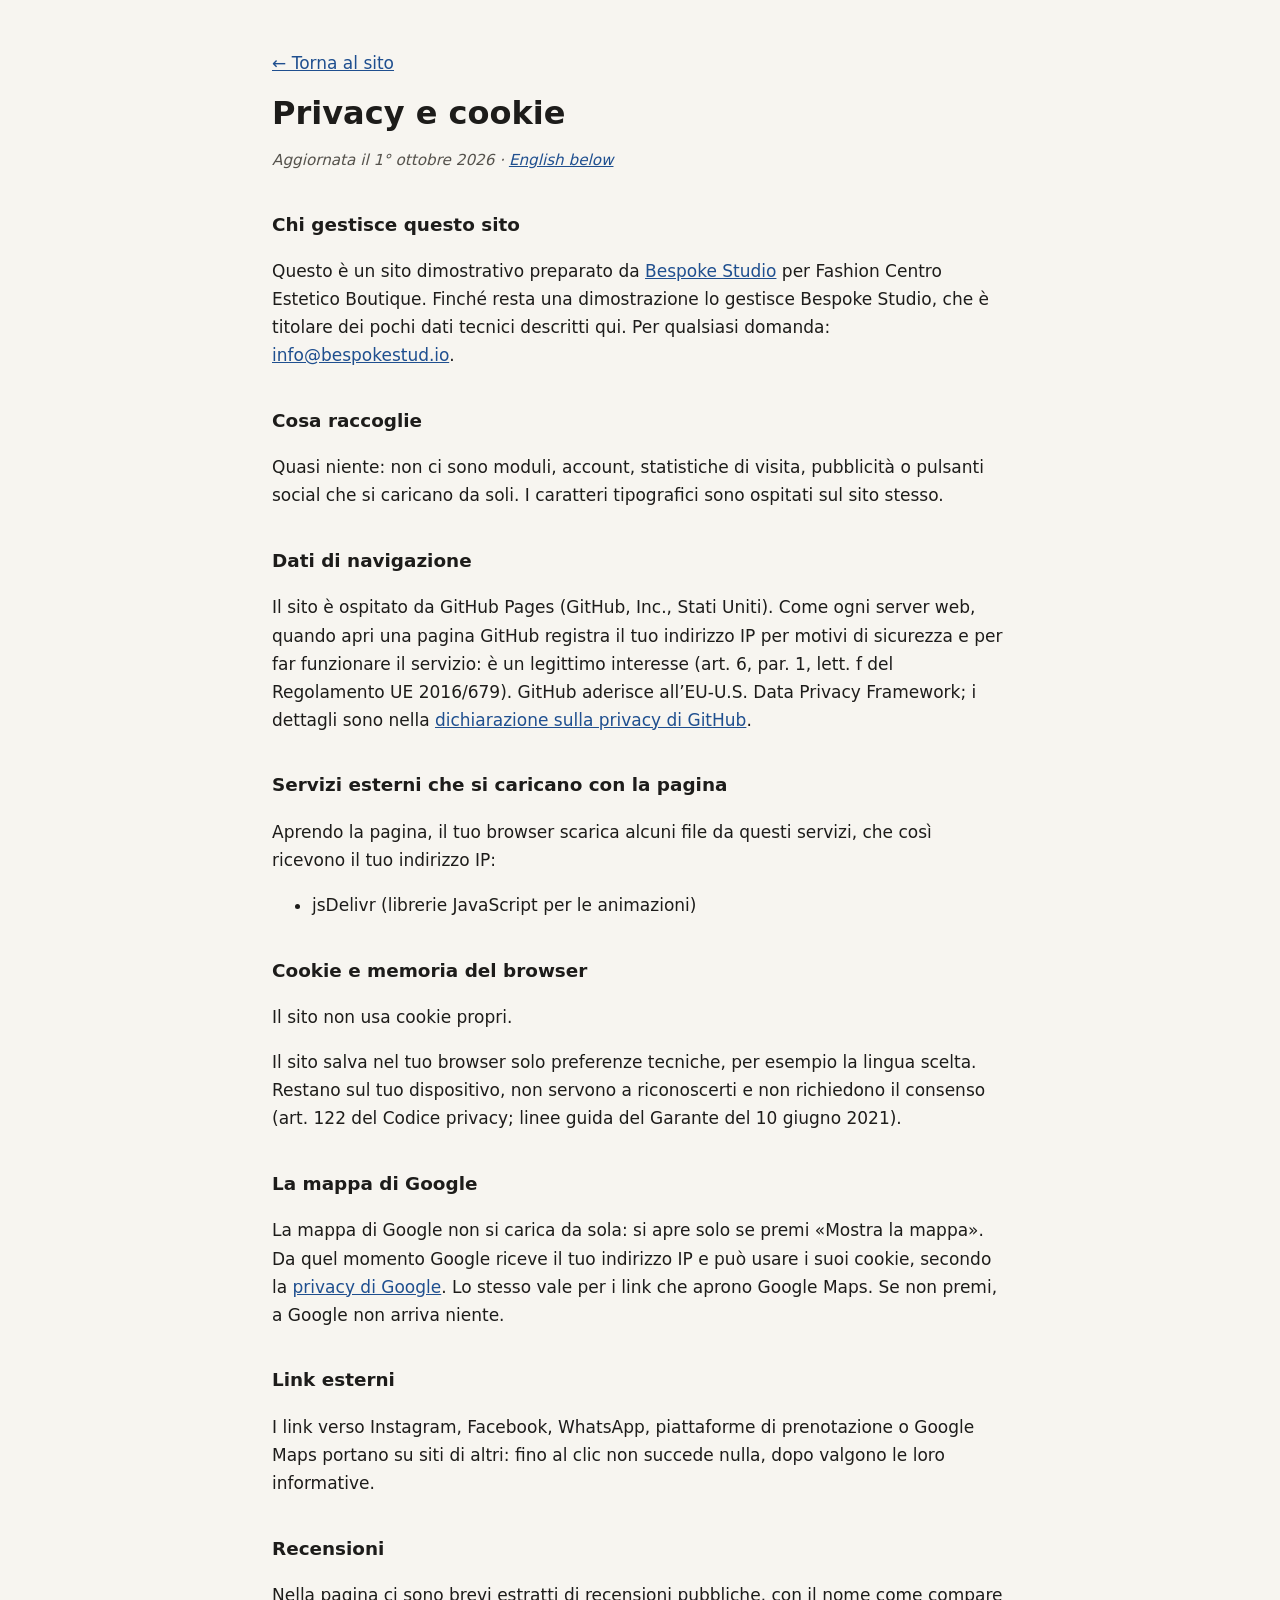
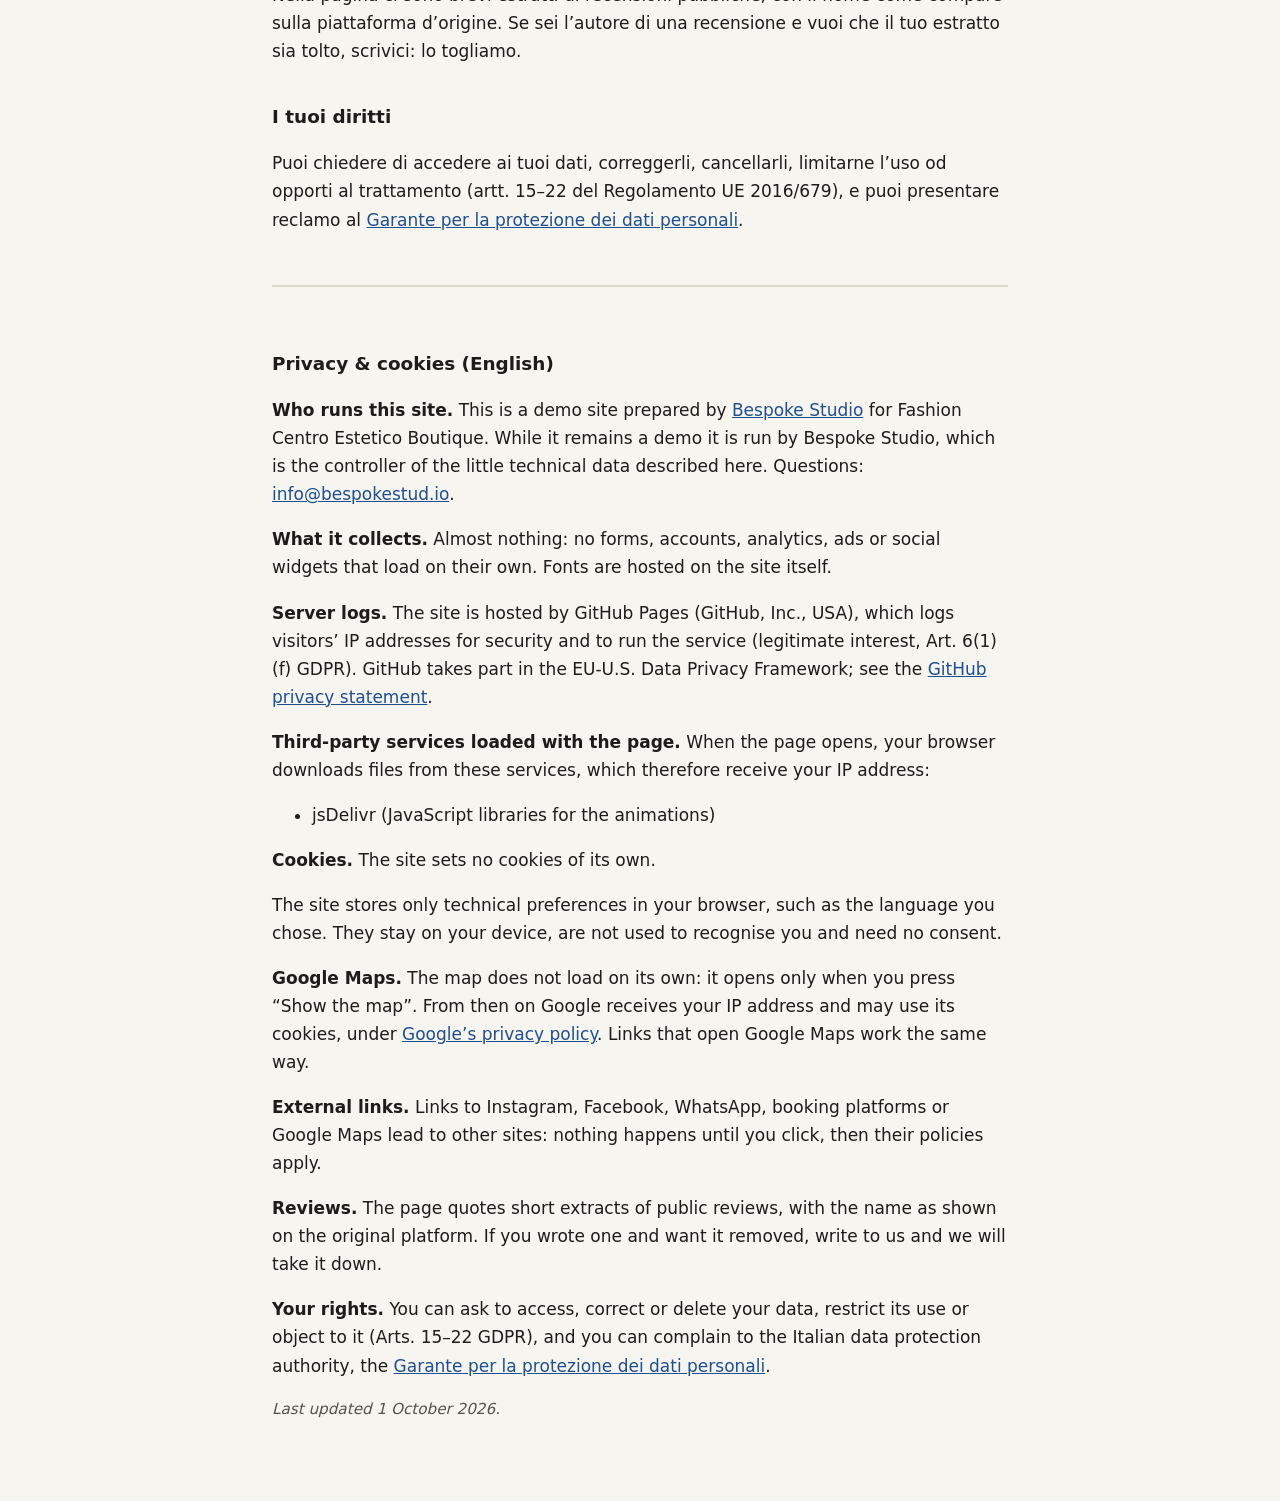
<file: privacy.html>
<!DOCTYPE html>
<html lang="it">
<head>
  <meta charset="UTF-8">
  <meta name="viewport" content="width=device-width, initial-scale=1.0">
  <meta name="robots" content="noindex">
  <title>Privacy e cookie · Fashion Centro Estetico Boutique</title>
  <meta name="description" content="Informativa privacy e cookie del sito Fashion Centro Estetico Boutique.">
  <style>
    body { margin: 0; background: #f7f5f0; color: #1d1c1a; font: 17px/1.65 system-ui, -apple-system, "Segoe UI", Roboto, sans-serif; }
    main { max-width: 46rem; margin: 0 auto; padding: 32px 20px 64px; }
    h1 { font-size: 2rem; line-height: 1.2; margin: 0.4em 0 0.2em; }
    h2 { font-size: 1.15rem; margin: 2em 0 0.4em; }
    a { color: #1f4f8f; }
    .data { color: #55524c; font-style: italic; font-size: 0.95rem; }
    .en { margin-top: 3em; padding-top: 1.5em; border-top: 2px solid #ddd8cc; }
    code { font-size: 0.9em; background: #ebe7dc; padding: 0 4px; border-radius: 3px; }
  </style>
</head>
<body>
<main>
  <p><a href="index.html">← Torna al sito</a></p>
  <h1>Privacy e cookie</h1>
  <p class="data">Aggiornata il 1° ottobre 2026 · <a href="#english" lang="en">English below</a></p>
  <h2>Chi gestisce questo sito</h2>
  <p>Questo è un sito dimostrativo preparato da <a href="https://bespokestud.io" rel="noopener">Bespoke Studio</a> per Fashion Centro Estetico Boutique. Finché resta una dimostrazione lo gestisce Bespoke Studio, che è titolare dei pochi dati tecnici descritti qui. Per qualsiasi domanda: <a href="mailto:info@bespokestud.io">info@bespokestud.io</a>.</p>
  <h2>Cosa raccoglie</h2>
  <p>Quasi niente: non ci sono moduli, account, statistiche di visita, pubblicità o pulsanti social che si caricano da soli. I caratteri tipografici sono ospitati sul sito stesso.</p>
  <h2>Dati di navigazione</h2>
  <p>Il sito è ospitato da GitHub Pages (GitHub, Inc., Stati Uniti). Come ogni server web, quando apri una pagina GitHub registra il tuo indirizzo IP per motivi di sicurezza e per far funzionare il servizio: è un legittimo interesse (art. 6, par. 1, lett. f del Regolamento UE 2016/679). GitHub aderisce all’EU-U.S. Data Privacy Framework; i dettagli sono nella <a href="https://docs.github.com/site-policy/privacy-policies/github-general-privacy-statement" rel="noopener">dichiarazione sulla privacy di GitHub</a>.</p>
  <h2>Servizi esterni che si caricano con la pagina</h2>
  <p>Aprendo la pagina, il tuo browser scarica alcuni file da questi servizi, che così ricevono il tuo indirizzo IP:</p>
  <ul><li>jsDelivr (librerie JavaScript per le animazioni)</li></ul>
  <h2>Cookie e memoria del browser</h2>
  <p>Il sito non usa cookie propri.</p>
  <p>Il sito salva nel tuo browser solo preferenze tecniche, per esempio la lingua scelta. Restano sul tuo dispositivo, non servono a riconoscerti e non richiedono il consenso (art. 122 del Codice privacy; linee guida del Garante del 10 giugno 2021).</p>
  <h2>La mappa di Google</h2>
  <p>La mappa di Google non si carica da sola: si apre solo se premi «Mostra la mappa». Da quel momento Google riceve il tuo indirizzo IP e può usare i suoi cookie, secondo la <a href="https://policies.google.com/privacy?hl=it" rel="noopener">privacy di Google</a>. Lo stesso vale per i link che aprono Google Maps. Se non premi, a Google non arriva niente.</p>
  <h2>Link esterni</h2>
  <p>I link verso Instagram, Facebook, WhatsApp, piattaforme di prenotazione o Google Maps portano su siti di altri: fino al clic non succede nulla, dopo valgono le loro informative.</p>
  <h2>Recensioni</h2>
  <p>Nella pagina ci sono brevi estratti di recensioni pubbliche, con il nome come compare sulla piattaforma d’origine. Se sei l’autore di una recensione e vuoi che il tuo estratto sia tolto, scrivici: lo togliamo.</p>
  <h2>I tuoi diritti</h2>
  <p>Puoi chiedere di accedere ai tuoi dati, correggerli, cancellarli, limitarne l’uso od opporti al trattamento (artt. 15–22 del Regolamento UE 2016/679), e puoi presentare reclamo al <a href="https://www.garanteprivacy.it" rel="noopener">Garante per la protezione dei dati personali</a>.</p>
  <div class="en" id="english" lang="en">
    <h2>Privacy &amp; cookies (English)</h2>
    <p><strong>Who runs this site.</strong> This is a demo site prepared by <a href="https://bespokestud.io" rel="noopener">Bespoke Studio</a> for Fashion Centro Estetico Boutique. While it remains a demo it is run by Bespoke Studio, which is the controller of the little technical data described here. Questions: <a href="mailto:info@bespokestud.io">info@bespokestud.io</a>.</p>
    <p><strong>What it collects.</strong> Almost nothing: no forms, accounts, analytics, ads or social widgets that load on their own. Fonts are hosted on the site itself.</p>
    <p><strong>Server logs.</strong> The site is hosted by GitHub Pages (GitHub, Inc., USA), which logs visitors’ IP addresses for security and to run the service (legitimate interest, Art. 6(1)(f) GDPR). GitHub takes part in the EU-U.S. Data Privacy Framework; see the <a href="https://docs.github.com/site-policy/privacy-policies/github-general-privacy-statement" rel="noopener">GitHub privacy statement</a>.</p>
    <p><strong>Third-party services loaded with the page.</strong> When the page opens, your browser downloads files from these services, which therefore receive your IP address:</p><ul><li>jsDelivr (JavaScript libraries for the animations)</li></ul>
    <p><strong>Cookies.</strong> The site sets no cookies of its own.</p>
    <p>The site stores only technical preferences in your browser, such as the language you chose. They stay on your device, are not used to recognise you and need no consent.</p>
    <p><strong>Google Maps.</strong> The map does not load on its own: it opens only when you press “Show the map”. From then on Google receives your IP address and may use its cookies, under <a href="https://policies.google.com/privacy?hl=en" rel="noopener">Google’s privacy policy</a>. Links that open Google Maps work the same way.</p>
    <p><strong>External links.</strong> Links to Instagram, Facebook, WhatsApp, booking platforms or Google Maps lead to other sites: nothing happens until you click, then their policies apply.</p>
    <p><strong>Reviews.</strong> The page quotes short extracts of public reviews, with the name as shown on the original platform. If you wrote one and want it removed, write to us and we will take it down.</p>
    <p><strong>Your rights.</strong> You can ask to access, correct or delete your data, restrict its use or object to it (Arts. 15–22 GDPR), and you can complain to the Italian data protection authority, the <a href="https://www.garanteprivacy.it" rel="noopener">Garante per la protezione dei dati personali</a>.</p>
    <p class="data">Last updated 1 October 2026.</p>
  </div>
</main>
</body>
</html>
</file>
